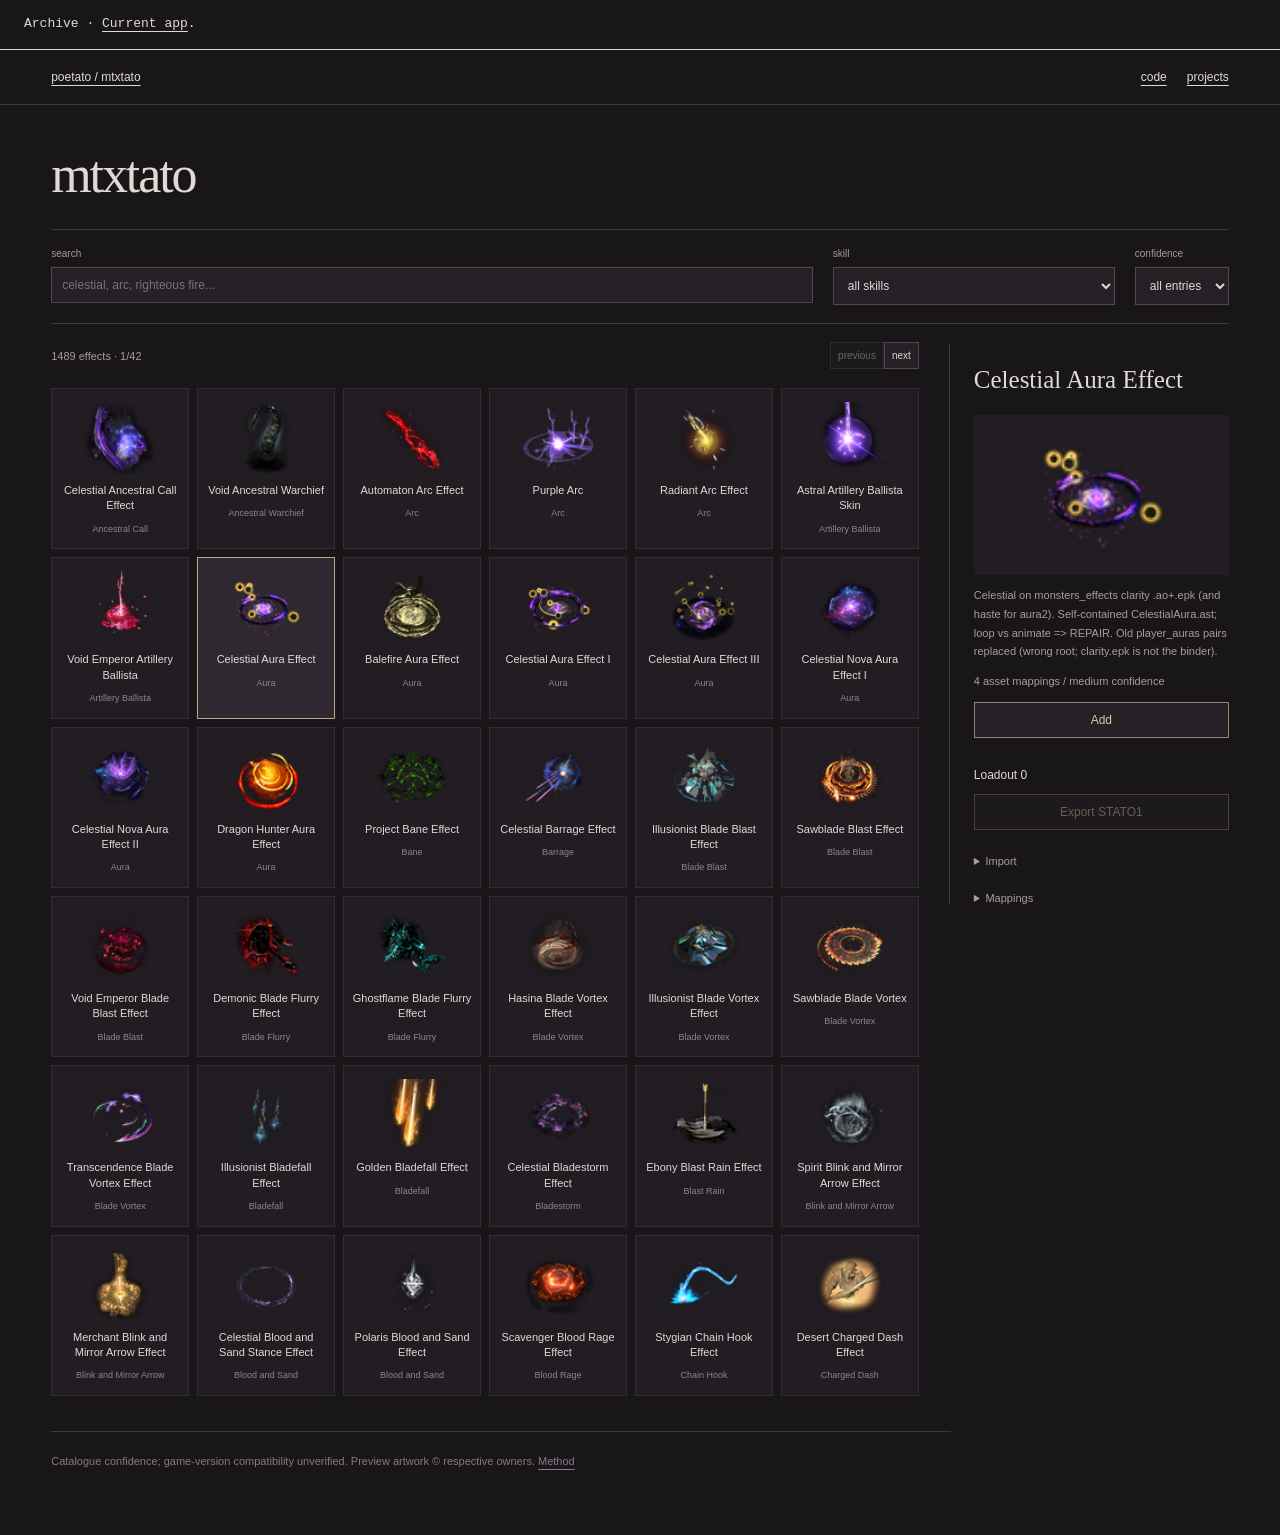
<file: examples/portfolio/legacy.html>
<!doctype html>
<html lang="en">
    <meta charset="utf-8" /><meta
        name="viewport"
        content="width=device-width,initial-scale=1"
    /><title>mtxtato / effect wardrobe</title
    ><link rel="stylesheet" href="legacy.css" />
    <body>
<p class="archive-notice">Archive · <a href="https://lolstar123.github.io/smoothtato-preview/cosmetics/">Current app</a>.</p>
        <header>
            <a href="https://poetato.app">poetato / mtxtato</a>
            <nav>
                <a href="https://github.com/LolStar123/mtxtato-catalogue"
                    >code</a
                ><a
                    href="https://lolstar123.github.io/just-a-little-further/"
                    >projects</a
                >
            </nav>
        </header>
        <main>
            <div class="title">
                <div>
                    <h1>mtxtato</h1>
                </div>
                <p id="summary">Loading…</p>
            </div>
            <div class="filters">
                <label
                    >search<input
                        id="search"
                        type="search"
                        placeholder="celestial, arc, righteous fire..." /></label
                ><label
                    >skill<select id="skill">
                        <option value="">all skills</option>
                    </select></label
                ><label
                    >confidence<select id="confidence">
                        <option value="">all entries</option>
                        <option>HIGH</option>
                        <option>MEDIUM</option>
                        <option>LOW</option>
                    </select></label
                >
            </div>
            <div class="workspace">
                <section>
                    <div class="results-head">
                        <p id="count"></p>
                        <div>
                            <button id="prev">previous</button
                            ><button id="next">next</button>
                        </div>
                    </div>
                    <div id="catalogue"></div>
                </section>
                <aside id="effect-desk">
                    <a class="back-to-catalogue" href="#catalogue"
                        >effects</a
                    >
                    <h2 id="effect-title">Select effect</h2>
                    <div id="preview"></div>
                    <p id="blurb"></p>
                    <p id="evidence"></p>
                    <button id="add">Add</button>
                    <h3>Loadout <span id="loadout-count">0</span></h3>
                    <div id="loadout"></div>
                    <p id="status" role="status"></p>
                    <button id="export">Export STATO1</button>
                    <details>
                        <summary>Import</summary>
                        <label
                            >STATO1 code<textarea
                                id="import-code"
                                rows="4"
                            ></textarea></label
                        ><button id="import">Import effects</button>
                    </details>
                    <details>
                        <summary>Mappings</summary>
                        <pre id="pairs"></pre>
                    </details>
                </aside>
            </div>
            <footer>Catalogue confidence; game-version compatibility unverified. Preview artwork © respective owners. <a href="https://github.com/LolStar123/mtxtato-catalogue#checks-and-limits">Method</a></footer>
        </main>
        <script type="module" src="app.mjs"></script>
    </body>
</html>
</file>
<file: examples/portfolio/legacy.css>
:root {
    color-scheme: dark;
    background: #181618;
    color: #e0dad4;
    font-family: Arial, sans-serif;
}
* {
    box-sizing: border-box;
}
body {
    margin: 0;
}
a {
    color: inherit;
    text-underline-offset: 4px;
}
header {
    display: flex;
    justify-content: space-between;
    padding: 20px 4vw;
    border-bottom: 1px solid #40373b;
    font-size: 12px;
}
nav {
    display: flex;
    gap: 20px;
}
main {
    max-width: 1500px;
    margin: auto;
    padding: 28px 4vw;
}
.title {
    display: flex;
    align-items: end;
    justify-content: space-between;
    gap: 30px;
}
h1 {
    font:
        52px Georgia,
        serif;
    letter-spacing: -0.04em;
    margin: 12px 0 25px;
}
.eyebrow {
    font: 10px monospace;
    letter-spacing: 0.1em;
    color: #bda58c;
}
#summary {
    font-size: 12px;
    color: #a599a1;
    margin-bottom: 28px;
}
.filters {
    display: flex;
    gap: 20px;
    border-top: 1px solid #40373b;
    border-bottom: 1px solid #40373b;
    padding: 18px 0;
}
.filters label:first-child {
    flex: 1;
}
label {
    display: flex;
    flex-direction: column;
    gap: 8px;
    font-size: 10px;
    color: #a599a1;
}
input,
select,
textarea,
button {
    background: #252126;
    color: #e0dad4;
    border: 1px solid #55464e;
    font:
        12px Arial,
        sans-serif;
    padding: 10px;
}
button {
    cursor: pointer;
}
button:disabled {
    opacity: 0.4;
    cursor: default;
}
button:focus-visible,
input:focus-visible,
select:focus-visible {
    outline: 2px solid #c7aa87;
    outline-offset: 3px;
}
.workspace {
    display: grid;
    grid-template-columns: minmax(0, 1fr) 280px;
    gap: 30px;
}
.results-head {
    display: flex;
    justify-content: space-between;
    align-items: center;
    font-size: 11px;
    color: #a99aa4;
    padding: 15px 0;
}
.results-head button {
    font-size: 10px;
    padding: 7px;
}
#catalogue {
    display: grid;
    grid-template-columns: repeat(auto-fill, minmax(130px, 1fr));
    gap: 8px;
}
.effect {
    display: flex;
    flex-direction: column;
    align-items: center;
    gap: 9px;
    min-height: 157px;
    font-size: 11px;
    line-height: 1.4;
    text-align: center;
    background: #211d22;
    border: 1px solid #332c33;
    padding: 13px 8px;
}
.effect[aria-pressed="true"] {
    border-color: #bda58c;
    background: #302830;
}
.effect img {
    width: 72px;
    height: 72px;
    object-fit: contain;
}
.no-art {
    height: 72px;
    display: flex;
    align-items: center;
    font: 10px monospace;
    color: #756a71;
}
.effect small {
    color: #94818e;
    font-size: 9px;
}
aside {
    margin-top: 20px;
    border-left: 1px solid #40373b;
    padding-left: 24px;
    position: sticky;
    top: 20px;
    align-self: start;
}
h2 {
    font:
        25px Georgia,
        serif;
    line-height: 1.2;
}
h3 {
    font-size: 12px;
    font-weight: 400;
    margin-top: 30px;
}
#preview {
    background: #211d22;
    min-height: 160px;
    display: flex;
    align-items: center;
    justify-content: center;
}
#preview img {
    width: 130px;
    height: 130px;
    object-fit: contain;
}
#blurb,
#evidence,
#status {
    font-size: 11px;
    color: #ab9ba5;
    line-height: 1.7;
}
#add,
#export {
    width: 100%;
    border-color: #99836c;
    color: #dfc8a9;
}
#loadout > div {
    display: flex;
    justify-content: space-between;
    gap: 8px;
    font-size: 11px;
    line-height: 1.5;
    margin: 12px 0;
}
#loadout button {
    padding: 3px 7px;
    font-size: 10px;
}
details {
    margin-top: 25px;
    font-size: 11px;
    color: #ad9ba7;
}
summary {
    cursor: pointer;
}
details label {
    margin: 12px 0;
}
textarea {
    width: 100%;
}
pre {
    font-size: 9px;
    white-space: pre-wrap;
    overflow-wrap: anywhere;
    line-height: 1.7;
}
footer {
    font-size: 11px;
    color: #887984;
    line-height: 1.8;
    max-width: 900px;
    margin: 35px 0;
    border-top: 1px solid #40373b;
    padding-top: 20px;
}
@media (max-width: 850px) {
    .workspace {
        grid-template-columns: 1fr;
    }
    aside {
        position: static;
        border-left: 0;
        border-top: 1px solid #40373b;
        padding: 20px 0;
        display: grid;
        grid-template-columns: 1fr 1fr;
        gap: 0 20px;
    }
    aside h2,
    #status,
    aside details {
        grid-column: 1/-1;
    }
    aside #preview {
        grid-row: 2/5;
        grid-column: 1;
    }
    .filters {
        flex-wrap: wrap;
    }
    .filters label:first-child {
        flex-basis: 100%;
    }
    .title {
        display: block;
    }
    h1 {
        font-size: 44px;
    }
    #summary {
        margin: 0 0 20px;
    }
    main {
        padding: 20px 14px;
    }
    #catalogue {
        grid-template-columns: repeat(3, minmax(0, 1fr));
    }
    .effect {
        min-width: 0;
        font-size: 10px;
    }
    .effect img {
        width: 56px;
        height: 56px;
    }
    .filters select {
        max-width: 160px;
    }
    header {
        font-size: 10px;
    }
    nav {
        gap: 12px;
    }
}

.journey {
    color: var(--muted);
    max-width: 800px;
}
.back-to-catalogue {
    display: none;
}
#effect-desk {
    scroll-margin-top: 18px;
}
@media (max-width: 850px) {
    .back-to-catalogue {
        display: inline-block;
        margin-bottom: 15px;
    }
}

.archive-notice{margin:0;padding:14px 24px;border-bottom:1px solid currentColor;font:13px/1.6 ui-monospace,monospace}.archive-notice a{text-decoration:underline}
</file>
